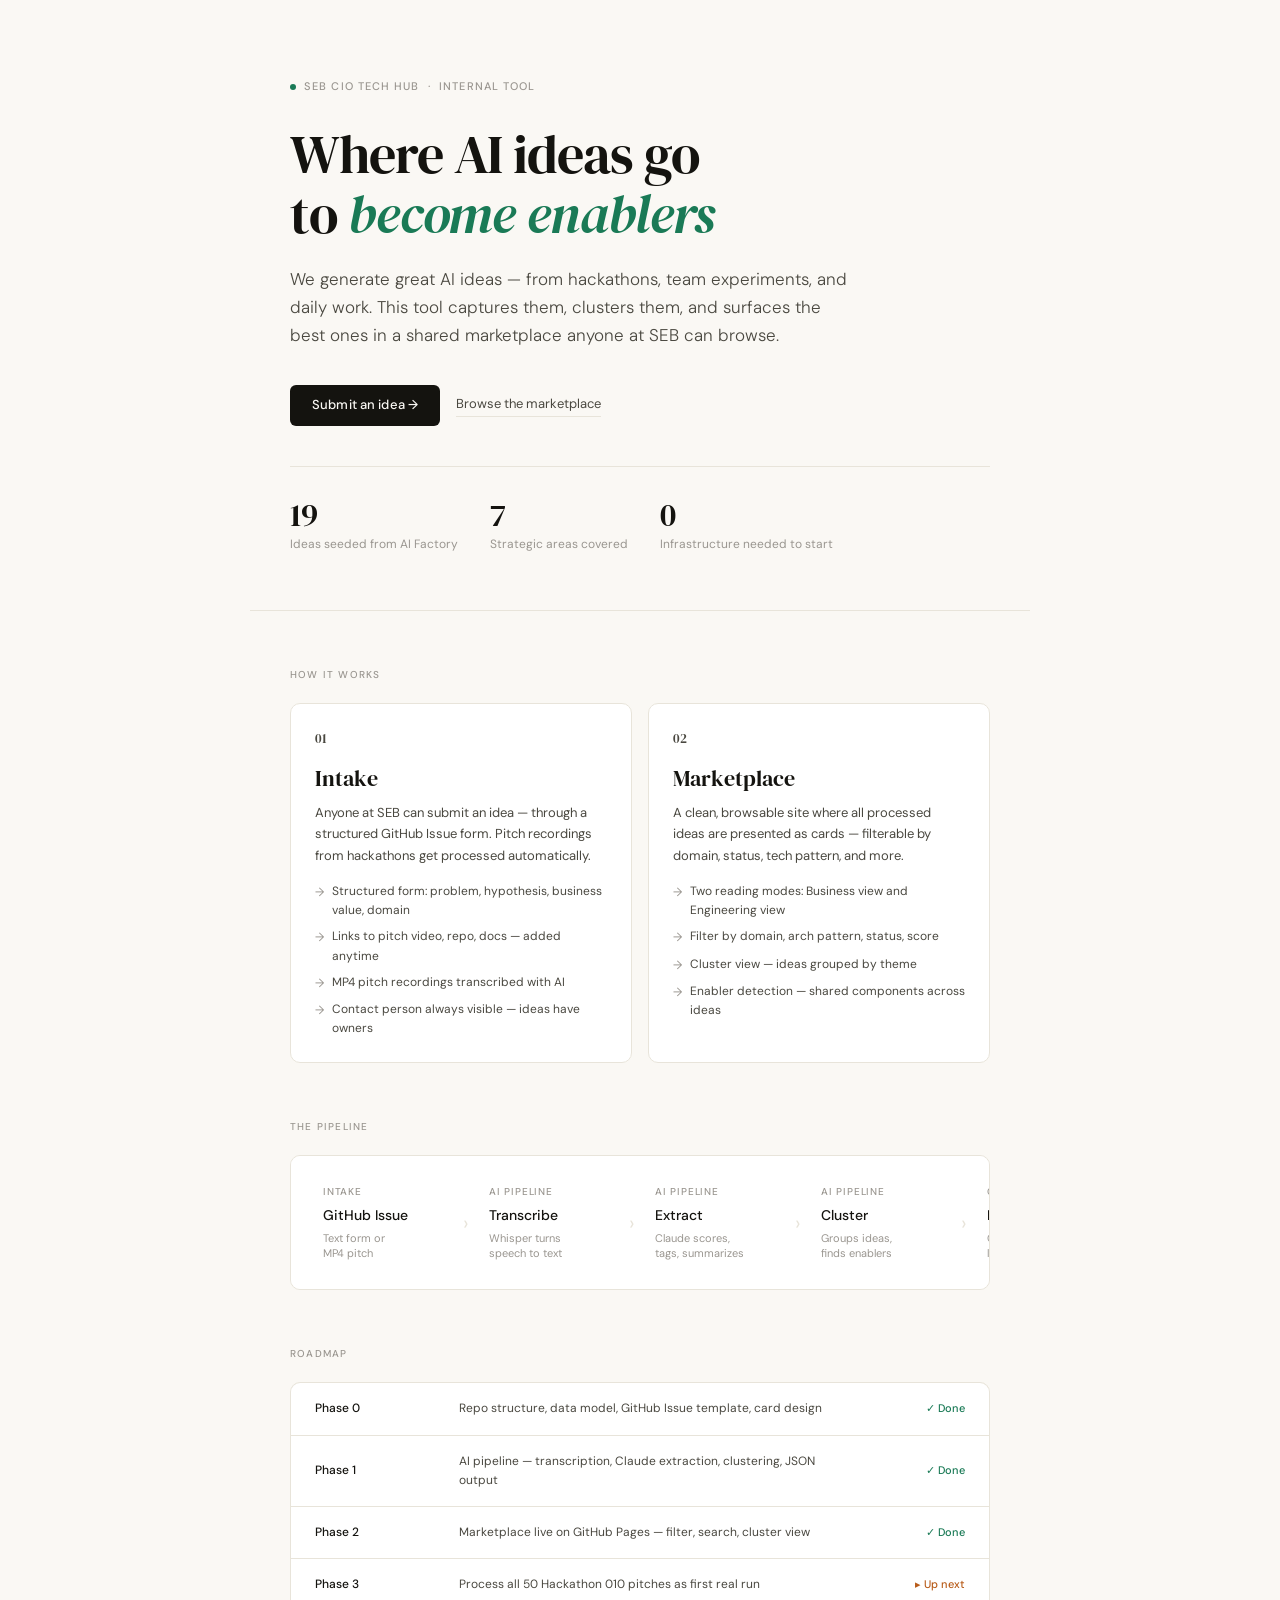
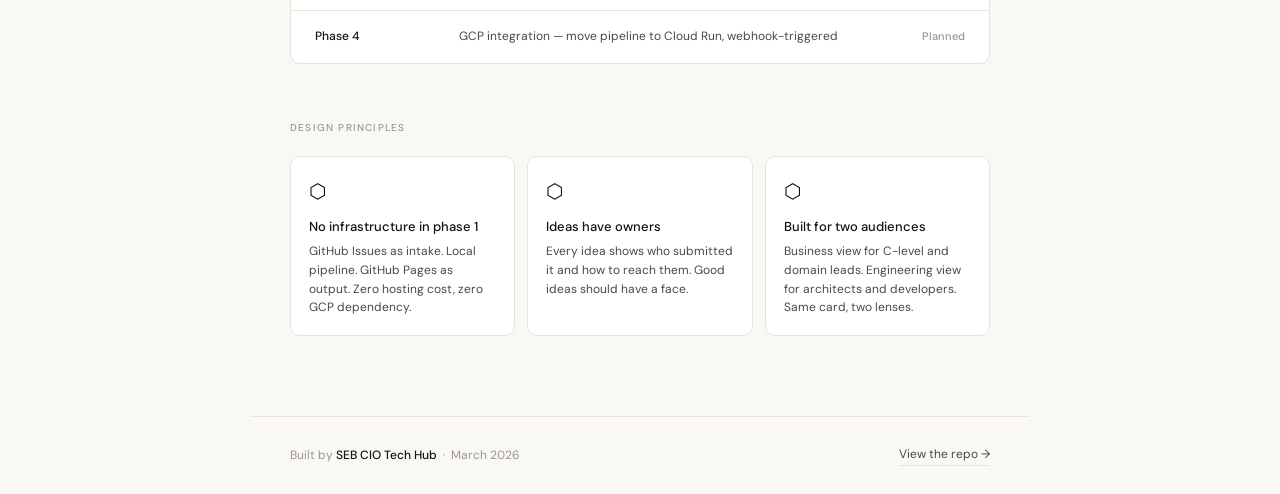
<file: pitch.html>
<!DOCTYPE html>
<html lang="en">
<head>
<meta charset="UTF-8">
<meta name="viewport" content="width=device-width, initial-scale=1.0">
<title>AI Opportunities & Enablers — SEB CIO Tech Hub</title>
<style>
@import url('https://fonts.googleapis.com/css2?family=DM+Serif+Display:ital@0;1&family=DM+Sans:wght@300;400;500&display=swap');

*, *::before, *::after { box-sizing: border-box; margin: 0; padding: 0; }

:root {
  --ink: #14130f;
  --ink-2: #4a4840;
  --ink-3: #9a9690;
  --cream: #faf8f4;
  --cream-2: #f2efe8;
  --cream-3: #e8e4da;
  --green: #1a7a56;
  --green-light: #eaf5ef;
  --amber: #b85c1a;
  --amber-light: #fdf0e6;
  --blue: #1a4f8a;
  --blue-light: #e8f0fa;
  --radius: 10px;
}

body {
  font-family: 'DM Sans', sans-serif;
  background: var(--cream);
  color: var(--ink);
  line-height: 1.6;
  padding: 0;
}

/* HERO */
.hero {
  padding: 72px 40px 56px;
  max-width: 780px;
  margin: 0 auto;
  border-bottom: 1px solid var(--cream-3);
}

.eyebrow {
  display: inline-flex;
  align-items: center;
  gap: 8px;
  font-size: 11px;
  font-weight: 500;
  letter-spacing: .1em;
  text-transform: uppercase;
  color: var(--ink-3);
  margin-bottom: 28px;
}

.eyebrow-dot {
  width: 6px; height: 6px;
  border-radius: 50%;
  background: var(--green);
}

h1 {
  font-family: 'DM Serif Display', Georgia, serif;
  font-size: clamp(36px, 5vw, 54px);
  font-weight: 400;
  line-height: 1.12;
  letter-spacing: -.02em;
  color: var(--ink);
  margin-bottom: 20px;
}

h1 em {
  font-style: italic;
  color: var(--green);
}

.tagline {
  font-size: 17px;
  font-weight: 300;
  color: var(--ink-2);
  max-width: 560px;
  line-height: 1.65;
  margin-bottom: 36px;
}

.hero-actions {
  display: flex;
  align-items: center;
  gap: 16px;
  flex-wrap: wrap;
}

.btn-primary {
  background: var(--ink);
  color: var(--cream);
  padding: 10px 22px;
  border-radius: 6px;
  font-size: 13px;
  font-weight: 500;
  text-decoration: none;
  letter-spacing: .01em;
  transition: opacity .15s;
}
.btn-primary:hover { opacity: .8; }

.btn-secondary {
  color: var(--ink-2);
  font-size: 13px;
  font-weight: 400;
  text-decoration: none;
  border-bottom: 1px solid var(--cream-3);
  padding-bottom: 1px;
}

.stat-row {
  display: flex;
  gap: 32px;
  margin-top: 40px;
  padding-top: 32px;
  border-top: 1px solid var(--cream-3);
}

.stat { }
.stat-num {
  font-family: 'DM Serif Display', serif;
  font-size: 32px;
  line-height: 1;
  color: var(--ink);
  margin-bottom: 4px;
}
.stat-label {
  font-size: 12px;
  color: var(--ink-3);
  font-weight: 400;
}

/* BODY */
.content {
  max-width: 780px;
  margin: 0 auto;
  padding: 0 40px 80px;
}

.section {
  margin-top: 56px;
}

.section-label {
  font-size: 10px;
  font-weight: 500;
  letter-spacing: .12em;
  text-transform: uppercase;
  color: var(--ink-3);
  margin-bottom: 20px;
}

/* TWO-PART SPLIT */
.parts {
  display: grid;
  grid-template-columns: 1fr 1fr;
  gap: 16px;
}

.part {
  background: #fff;
  border: 1px solid var(--cream-3);
  border-radius: var(--radius);
  padding: 24px;
}

.part-num {
  font-family: 'DM Serif Display', serif;
  font-size: 13px;
  color: var(--ink-3);
  margin-bottom: 12px;
}

.part h3 {
  font-family: 'DM Serif Display', serif;
  font-size: 22px;
  font-weight: 400;
  line-height: 1.2;
  margin-bottom: 10px;
}

.part p {
  font-size: 13px;
  color: var(--ink-2);
  line-height: 1.65;
  margin-bottom: 16px;
}

.part-features {
  list-style: none;
  display: flex;
  flex-direction: column;
  gap: 7px;
}

.part-features li {
  font-size: 12px;
  color: var(--ink-2);
  display: flex;
  align-items: flex-start;
  gap: 8px;
}

.part-features li::before {
  content: '→';
  color: var(--ink-3);
  flex-shrink: 0;
  margin-top: 1px;
}

/* FLOW */
.flow {
  background: #fff;
  border: 1px solid var(--cream-3);
  border-radius: var(--radius);
  padding: 28px 32px;
  display: flex;
  align-items: center;
  gap: 0;
  overflow-x: auto;
}

.flow-step {
  display: flex;
  flex-direction: column;
  gap: 4px;
  min-width: 120px;
}

.flow-step-label {
  font-size: 10px;
  font-weight: 500;
  letter-spacing: .08em;
  text-transform: uppercase;
  color: var(--ink-3);
}

.flow-step-title {
  font-size: 14px;
  font-weight: 500;
  color: var(--ink);
}

.flow-step-sub {
  font-size: 11px;
  color: var(--ink-3);
  line-height: 1.4;
}

.flow-arrow {
  flex-shrink: 0;
  padding: 0 20px;
  color: var(--cream-3);
  font-size: 20px;
}

/* ROADMAP */
.roadmap {
  display: flex;
  flex-direction: column;
  gap: 1px;
  background: var(--cream-3);
  border-radius: var(--radius);
  overflow: hidden;
  border: 1px solid var(--cream-3);
}

.phase {
  background: #fff;
  display: grid;
  grid-template-columns: 120px 1fr 100px;
  align-items: center;
  gap: 24px;
  padding: 16px 24px;
}

.phase-name {
  font-size: 12px;
  font-weight: 500;
  color: var(--ink);
}

.phase-desc {
  font-size: 12px;
  color: var(--ink-2);
}

.phase-status {
  font-size: 11px;
  font-weight: 500;
  text-align: right;
  white-space: nowrap;
}

.s-active { color: var(--amber); }
.s-next   { color: var(--blue); }
.s-later  { color: var(--ink-3); }

/* PRINCIPLE CARDS */
.principles {
  display: grid;
  grid-template-columns: repeat(3, 1fr);
  gap: 12px;
}

.principle {
  padding: 18px;
  background: #fff;
  border: 1px solid var(--cream-3);
  border-radius: var(--radius);
}

.principle-icon {
  font-size: 20px;
  margin-bottom: 10px;
}

.principle h4 {
  font-size: 13px;
  font-weight: 500;
  margin-bottom: 5px;
}

.principle p {
  font-size: 12px;
  color: var(--ink-2);
  line-height: 1.55;
}

/* FOOTER */
.pitch-footer {
  border-top: 1px solid var(--cream-3);
  padding: 28px 40px;
  max-width: 780px;
  margin: 0 auto;
  display: flex;
  justify-content: space-between;
  align-items: center;
}

.footer-tag {
  font-size: 12px;
  color: var(--ink-3);
}

.footer-tag strong {
  color: var(--ink);
  font-weight: 500;
}

.footer-link {
  font-size: 12px;
  color: var(--ink-2);
  text-decoration: none;
  border-bottom: 1px solid var(--cream-3);
  padding-bottom: 1px;
}

@media (max-width: 640px) {
  .hero, .content, .pitch-footer { padding-left: 20px; padding-right: 20px; }
  .parts, .principles { grid-template-columns: 1fr; }
  .phase { grid-template-columns: 1fr; gap: 4px; }
  .phase-status { text-align: left; }
  .stat-row { gap: 20px; flex-wrap: wrap; }
}
</style>
</head>
<body>

<!-- HERO -->
<div class="hero">
  <div class="eyebrow">
    <span class="eyebrow-dot"></span>
    SEB CIO Tech Hub &nbsp;·&nbsp; Internal tool
  </div>

  <h1>Where AI ideas go<br>to <em>become enablers</em></h1>

  <p class="tagline">
    We generate great AI ideas — from hackathons, team experiments, and daily work. 
    This tool captures them, clusters them, and surfaces the best ones in a 
    shared marketplace anyone at SEB can browse.
  </p>

  <div class="hero-actions">
    <a class="btn-primary" href="#">Submit an idea →</a>
    <a class="btn-secondary" href="#">Browse the marketplace</a>
  </div>

  <div class="stat-row">
    <div class="stat">
      <div class="stat-num">19</div>
      <div class="stat-label">Ideas seeded from AI Factory</div>
    </div>
    <div class="stat">
      <div class="stat-num">7</div>
      <div class="stat-label">Strategic areas covered</div>
    </div>
    <div class="stat">
      <div class="stat-num">0</div>
      <div class="stat-label">Infrastructure needed to start</div>
    </div>
  </div>
</div>

<!-- CONTENT -->
<div class="content">

  <!-- TWO PARTS -->
  <div class="section">
    <p class="section-label">How it works</p>
    <div class="parts">

      <div class="part">
        <p class="part-num">01</p>
        <h3>Intake</h3>
        <p>Anyone at SEB can submit an idea — through a structured GitHub Issue form. Pitch recordings from hackathons get processed automatically.</p>
        <ul class="part-features">
          <li>Structured form: problem, hypothesis, business value, domain</li>
          <li>Links to pitch video, repo, docs — added anytime</li>
          <li>MP4 pitch recordings transcribed with AI</li>
          <li>Contact person always visible — ideas have owners</li>
        </ul>
      </div>

      <div class="part">
        <p class="part-num">02</p>
        <h3>Marketplace</h3>
        <p>A clean, browsable site where all processed ideas are presented as cards — filterable by domain, status, tech pattern, and more.</p>
        <ul class="part-features">
          <li>Two reading modes: Business view and Engineering view</li>
          <li>Filter by domain, arch pattern, status, score</li>
          <li>Cluster view — ideas grouped by theme</li>
          <li>Enabler detection — shared components across ideas</li>
        </ul>
      </div>

    </div>
  </div>

  <!-- FLOW -->
  <div class="section">
    <p class="section-label">The pipeline</p>
    <div class="flow">
      <div class="flow-step">
        <span class="flow-step-label">Intake</span>
        <span class="flow-step-title">GitHub Issue</span>
        <span class="flow-step-sub">Text form or<br>MP4 pitch</span>
      </div>
      <span class="flow-arrow">›</span>
      <div class="flow-step">
        <span class="flow-step-label">AI pipeline</span>
        <span class="flow-step-title">Transcribe</span>
        <span class="flow-step-sub">Whisper turns<br>speech to text</span>
      </div>
      <span class="flow-arrow">›</span>
      <div class="flow-step">
        <span class="flow-step-label">AI pipeline</span>
        <span class="flow-step-title">Extract</span>
        <span class="flow-step-sub">Claude scores,<br>tags, summarizes</span>
      </div>
      <span class="flow-arrow">›</span>
      <div class="flow-step">
        <span class="flow-step-label">AI pipeline</span>
        <span class="flow-step-title">Cluster</span>
        <span class="flow-step-sub">Groups ideas,<br>finds enablers</span>
      </div>
      <span class="flow-arrow">›</span>
      <div class="flow-step">
        <span class="flow-step-label">Output</span>
        <span class="flow-step-title">Marketplace</span>
        <span class="flow-step-sub">GitHub Pages,<br>live instantly</span>
      </div>
    </div>
  </div>

  <!-- ROADMAP -->
  <div class="section">
    <p class="section-label">Roadmap</p>
    <div class="roadmap">
      <div class="phase">
        <span class="phase-name">Phase 0</span>
        <span class="phase-desc">Repo structure, data model, GitHub Issue template, card design</span>
        <span class="phase-status" style="color:var(--green)">✓ Done</span>
      </div>
      <div class="phase">
        <span class="phase-name">Phase 1</span>
        <span class="phase-desc">AI pipeline — transcription, Claude extraction, clustering, JSON output</span>
        <span class="phase-status" style="color:var(--green)">✓ Done</span>
      </div>
      <div class="phase">
        <span class="phase-name">Phase 2</span>
        <span class="phase-desc">Marketplace live on GitHub Pages — filter, search, cluster view</span>
        <span class="phase-status" style="color:var(--green)">✓ Done</span>
      </div>
      <div class="phase">
        <span class="phase-name">Phase 3</span>
        <span class="phase-desc">Process all 50 Hackathon 010 pitches as first real run</span>
        <span class="phase-status s-active">▸ Up next</span>
      </div>
      <div class="phase">
        <span class="phase-name">Phase 4</span>
        <span class="phase-desc">GCP integration — move pipeline to Cloud Run, webhook-triggered</span>
        <span class="phase-status s-later">Planned</span>
      </div>
    </div>
  </div>

  <!-- PRINCIPLES -->
  <div class="section">
    <p class="section-label">Design principles</p>
    <div class="principles">
      <div class="principle">
        <div class="principle-icon">⬡</div>
        <h4>No infrastructure in phase 1</h4>
        <p>GitHub Issues as intake. Local pipeline. GitHub Pages as output. Zero hosting cost, zero GCP dependency.</p>
      </div>
      <div class="principle">
        <div class="principle-icon">⬡</div>
        <h4>Ideas have owners</h4>
        <p>Every idea shows who submitted it and how to reach them. Good ideas should have a face.</p>
      </div>
      <div class="principle">
        <div class="principle-icon">⬡</div>
        <h4>Built for two audiences</h4>
        <p>Business view for C-level and domain leads. Engineering view for architects and developers. Same card, two lenses.</p>
      </div>
    </div>
  </div>

</div>

<!-- FOOTER -->
<div class="pitch-footer">
  <span class="footer-tag">Built by <strong>SEB CIO Tech Hub</strong> &nbsp;·&nbsp; March 2026</span>
  <a class="footer-link" href="#">View the repo →</a>
</div>

</body>
</html>
</file>
